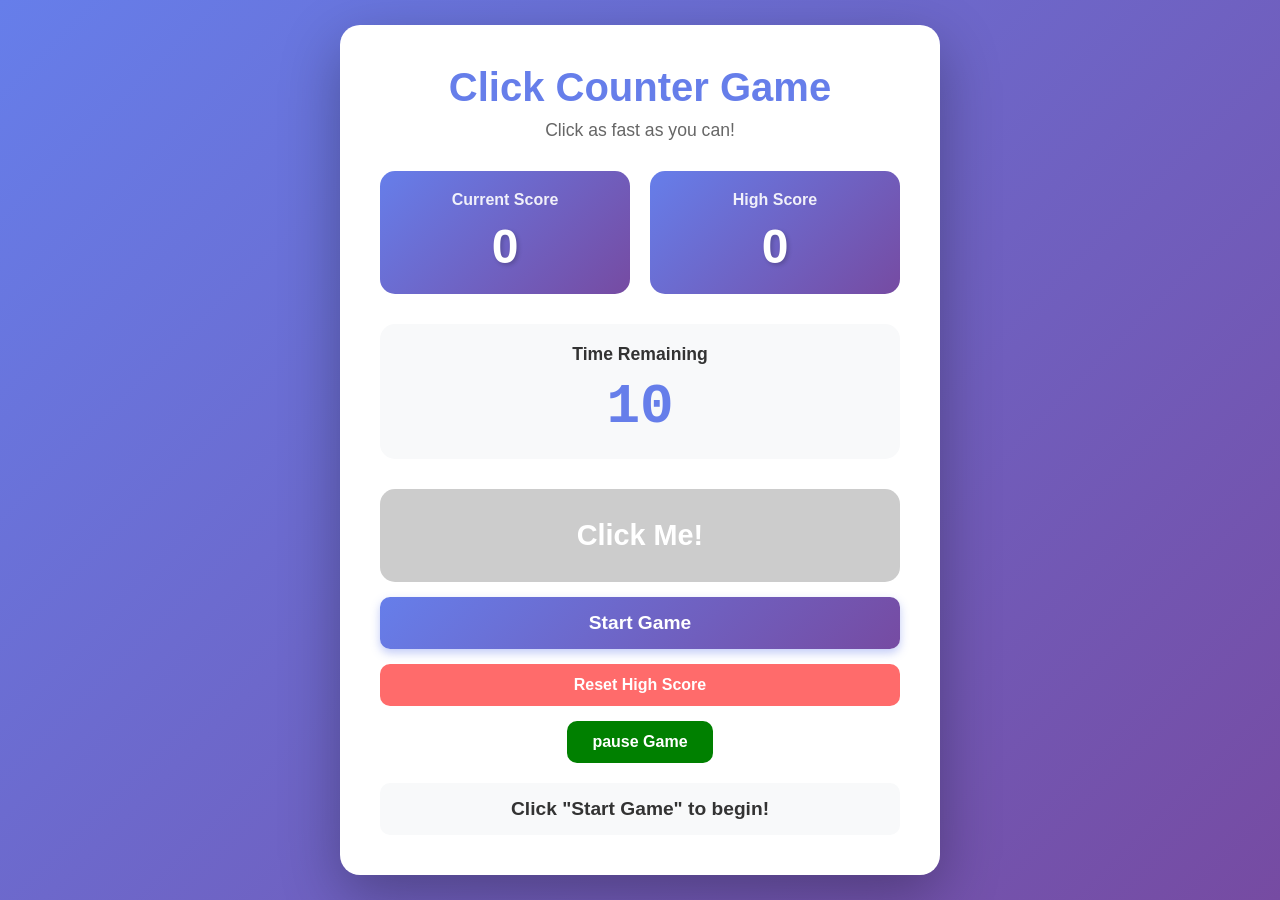
<file: click-counter/index.html>
<!DOCTYPE html>
<html lang="en">

<head>
    <meta charset="UTF-8">
    <meta name="viewport" content="width=device-width, initial-scale=1.0">
    <title>Click Counter Game</title>
    <link rel="stylesheet" href="index.css">
</head>

<body>
    <div class="container">
        <h1>Click Counter Game</h1>
        <p class="subtitle">Click as fast as you can!</p>

        <!-- Score Display Section -->
        <div class="score-section">
            <div class="score-box">
                <h2>Current Score</h2>
                <div id="currentScore" class="score">0</div>
            </div>
            <div class="score-box">
                <h2>High Score</h2>
                <div id="highScore" class="score">0</div>
            </div>
        </div>

        <!-- Timer Display -->
        <div class="timer-section">
            <h2>Time Remaining</h2>
            <div id="timer" class="timer">10</div>
        </div>

        <!-- Game Buttons -->
        <div class="button-section">
            <button id="clickButton" class="click-btn" disabled>
                Click Me!
            </button>
            <button id="startButton" class="start-btn">
                Start Game
            </button>
            <button id="resetButton" class="reset-btn">
                Reset High Score
            </button>

            <div class="hy">
                <!--pause button-->
                <button id="pauseButton" class="pause-btn">
                    pause Game
                </button>

                <!--resume button-->
                <button id="resumeButton" class="resume-btn">
                    Resume
                </button>
            </div>
        </div>

        <!-- Game Status Message -->
        <div id="statusMessage" class="status-message">
            Click "Start Game" to begin!
        </div>

     
       
    </div>

     <video src="https://www.pexels.com/download/video/5948574/" autoplay height="800px" width="100%" id="video_play"></video>
    <!-- <script src="task.js"></script> -->
    <script src="index.js"></script>
</body>

</html>
</file>
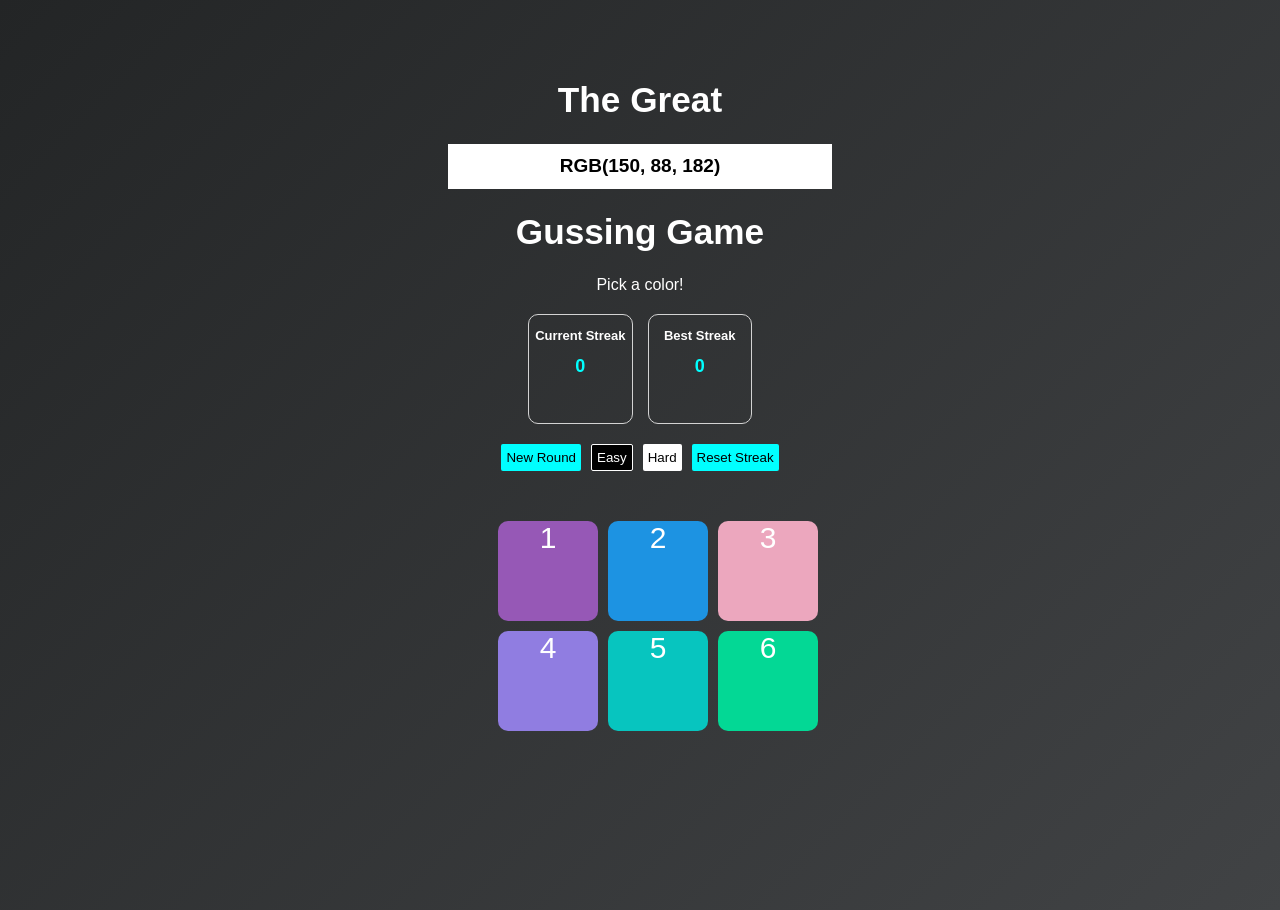
<file: Color Guessing Game/index.html>
<!DOCTYPE html>
<html lang="en">

<head>
    <meta charset="UTF-8">
    <meta name="viewport" content="width=device-width, initial-scale=1.0">
    <title>Document</title>
    <link rel="stylesheet" href="index.css">
</head>

<body>
    <div class="container">
        <!-- header Section -->

        <header>
            <h1 class="hy">The Great</h1>
            <h1 id="colorDisplay" class="color-display">RGB Color Gussing Game</h1>
            <h1 class="by">Gussing Game</h1>
        </header>


        <!-- Message Display -->

        <div id="message" class="message">Pick a Color!</div>

        <!-- Streak Display -->

        <div class="streak-section">
            <div class="streak-box">
                <h3>Current Streak</h3>
                <div class="streak-number" id="currentStreak">0</div>
            </div>
            <div class="streak-box">
                <h3>Best Streak</h3>
                <div id="bestStreak" class="streak-number">0</div>
            </div>

        </div>

        <!-- control Button -->

        <div class="controls">
            <button id="newRoundBtn" class="control-btn">New Round</button>
            <button id="easyBtn" class="mode-btn">Easy</button>
            <button id="hardBtn" class="mode-btn selected">Hard</button>
            <button id="resetStreakBtn" class="control-btn">Reset Streak</button>
        </div>

        <!-- color Box Grid -->
        <div id="colorBoxContainer" class="color-box-container">
            <div class="color-box">1</div>
            <div class="color-box">2</div>
            <div class="color-box">3</div>
            <div class="color-box">4</div>
            <div class="color-box">5</div>
            <div class="color-box">6</div>
        </div>

    </div>

    <!-- <script src="index.js"></script> -->
    <script src="task.js"></script>
</body>

</html>
</file>
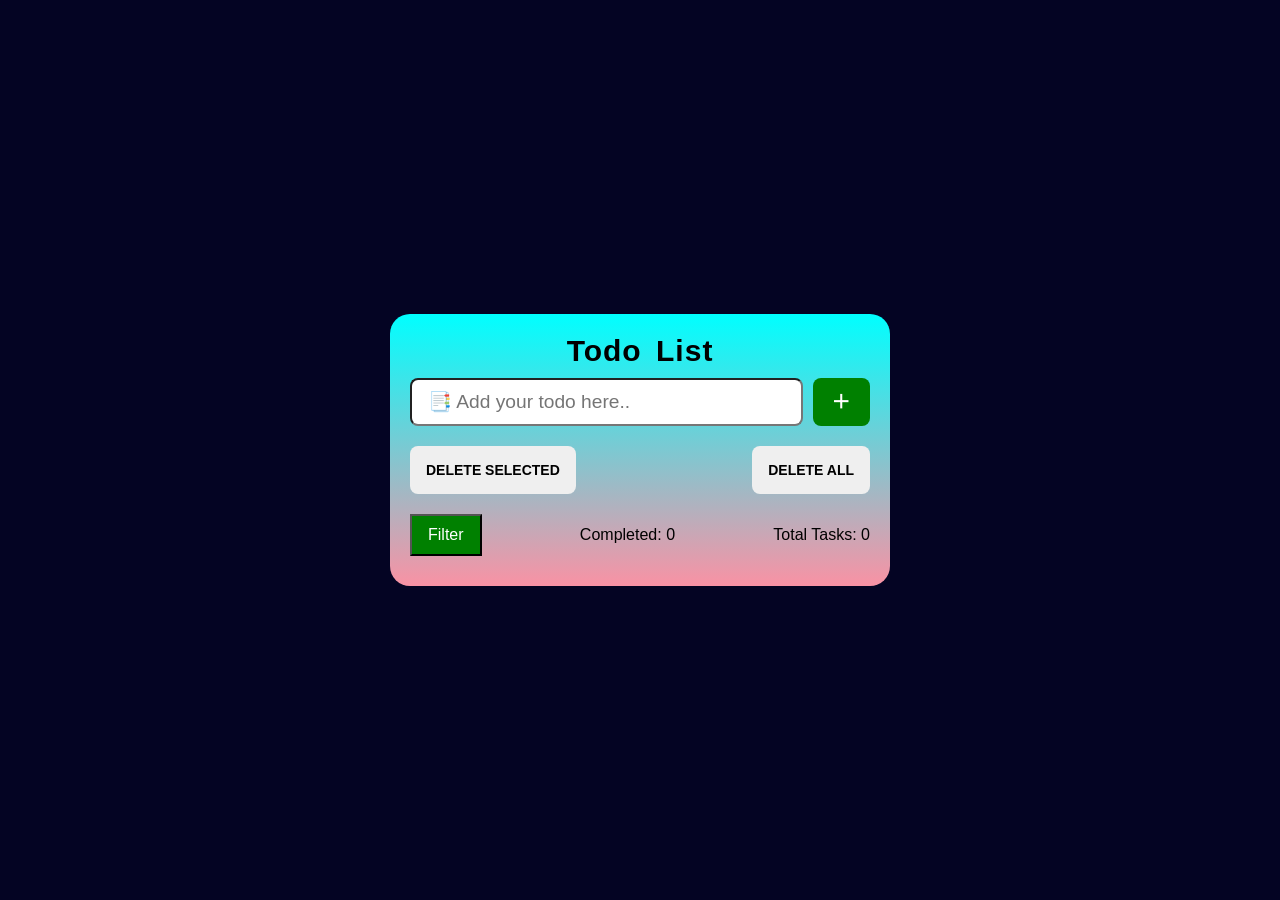
<file: todo-list/index.html>
<!DOCTYPE html>
<html lang="en" data-theme="bumblebee">

<head>
    <meta charset="UTF-8">
    <meta http-equiv="X-UA-Compatible" content="IE=edge">
    <meta name="viewport" content="width=device-width, initial-scale=1.0">
    <!-- css -->
    <link rel="stylesheet" href="style.css">
    <!--Icons-->
    <link href='https://unpkg.com/boxicons@2.1.2/css/boxicons.min.css' rel='stylesheet'>
    <link rel="icon" type="image/x-icon" href="to do.png">

    <title>Todolist</title>
</head>

<body>

    <!-- main todo container -->
    <div class="container">
        <!-- header that has input and add button -->
        <header>
            <h1>Todo List</h1>

            <div class="input-section">
                <input id="todo-input" type="text" placeholder="📑 Add your todo here.."
                    class="input w-full max-w-xs" />
                <button id="add-button" class="btn btn-add ">
                    <i class="bx bx-plus bx-sm"></i>
                </button>
            </div>
        </header>

        <!-- delete buttons -->

        <div class="todos-filter">

            <button id="delete-selected" class="btn btn-ghost delete-selected-btn">
                Delete Selected
            </button>
            <button id="delete-all" class="btn btn-ghost delete-all-btn">
                Delete All
            </button>
        </div>


        <!-- this is the dynamic content which dds ups all the todos -->
        <ul id="all-todos" class="todos-list">

        </ul>


        <!-- dropdown throgh which we can apply filters -->
        <div class="filters">
            <div class="dropdown">
                <button class="dropbtn">Filter</button>
                <div class="dropdown-content">
                    <a href="#" id="all">All</a>
                    <a href="#" id="rem">Pending</a>
                    <a href="#" id="com">Completed</a>
                </div>
            </div>

            <!-- value showing completed task and all -->
            <div class="completed-task">
                <p>Completed: <span id="c-count">0</span></p>
            </div>
            <div class="remaining-task">
                <p>Total Tasks: <span id="r-count">0</span></p>
            </div>
        </div>
    </div>

    <!-- JS -->
    <script src="script.js"></script>

</body>

</html>
</file>
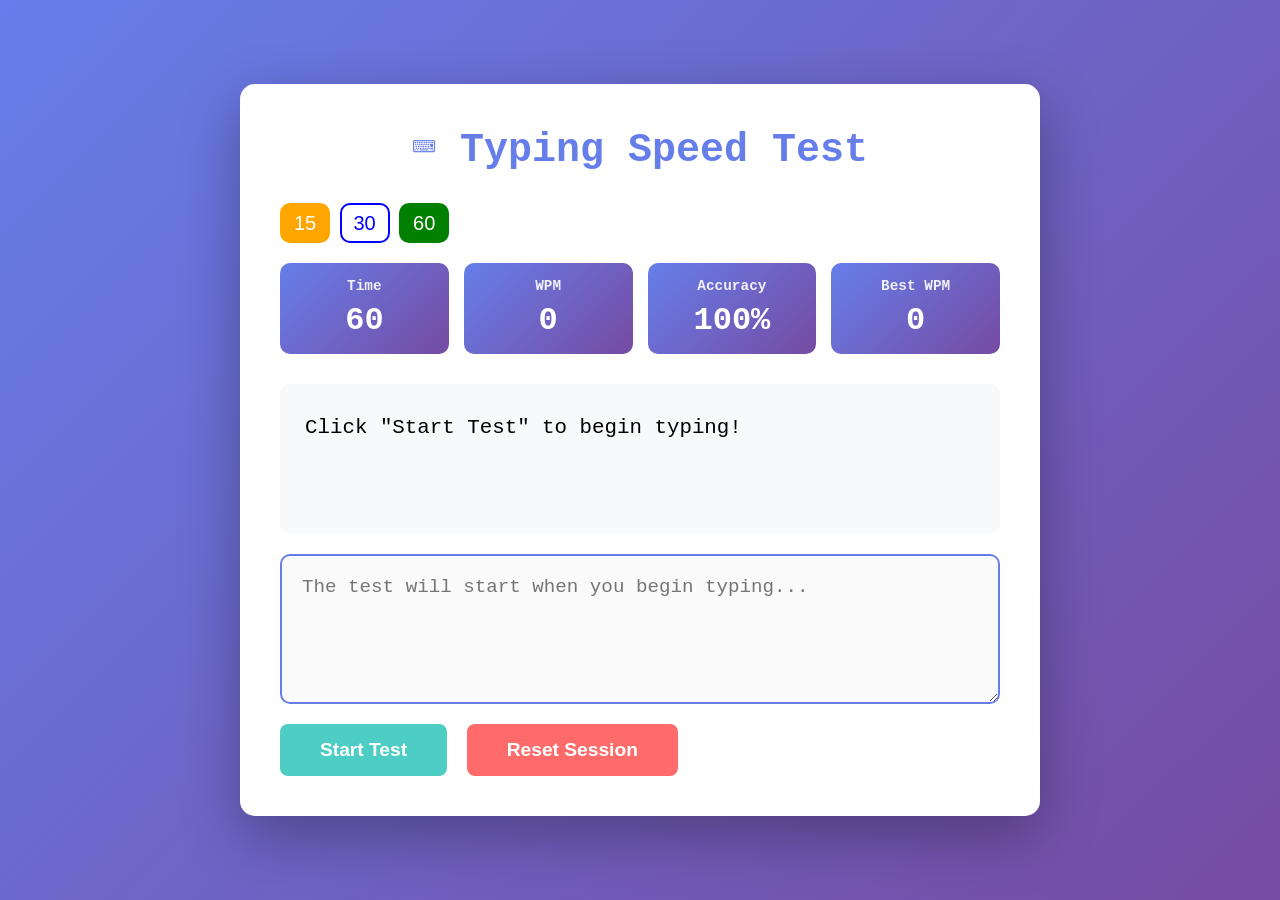
<file: typing-speed-test/index.html>
<!DOCTYPE html>
<html lang="en">
<head>
    <meta charset="UTF-8">
    <meta name="viewport" content="width=device-width, initial-scale=1.0">
    <title>Typing Speed Test</title>
    <link rel="stylesheet" href="style.css">
</head>
<body>
    <div class="container">
        <h1>⌨️ Typing Speed Test</h1>
    

        <div class="three_btn">
            <button class="btn-1">15</button>
            <button class="btn-2">30</button>
            <button class="btn-3">60</button>
        </div>
        <div class="stats-bar">

            <div class="stat-box">
                <h3>Time</h3>
                <div id="timer">60</div>
            </div>
            <div class="stat-box">
                <h3>WPM</h3>
                <div id="wpm">0</div>
            </div>
            <div class="stat-box">
                <h3>Accuracy</h3>
                <div id="accuracy">100%</div>
            </div>
            <div class="stat-box">
                <h3>Best WPM</h3>
                <div id="bestWPM">0</div>
            </div>
        </div>
        
        <div class="text-display" id="textDisplay">
            Click "Start Test" to begin typing!
        </div>
        
        <textarea 
            id="typingArea" 
            placeholder="The test will start when you begin typing..."
            disabled
        ></textarea>
        
        <button id="startBtn" class="start-btn">Start Test</button>
        <button id="resetBtn" class="reset-btn">Reset Session</button>
    </div>
    
    <script src="script.js"></script>
</body>
</html>
</file>
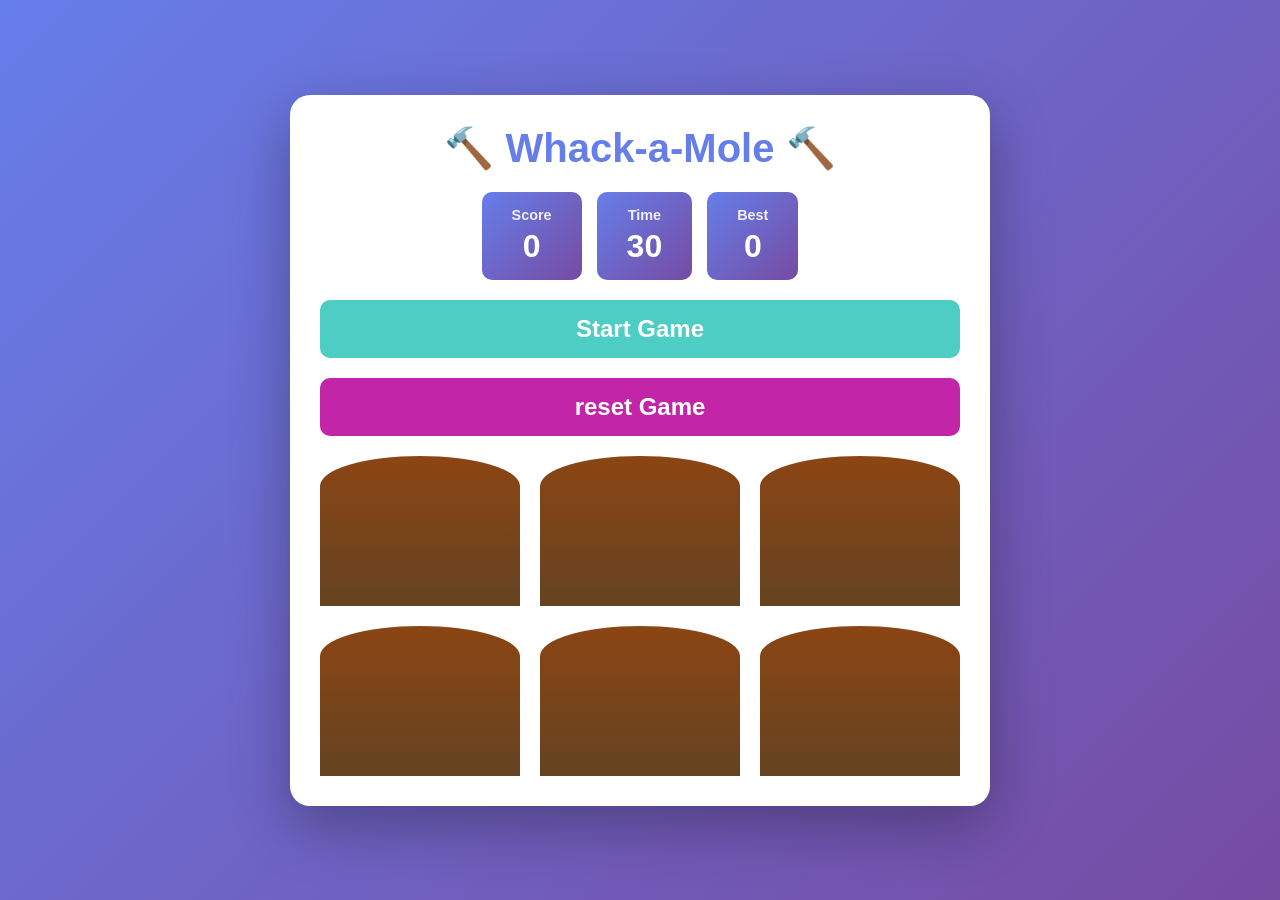
<file: whack-a-mole/index.html>
<!DOCTYPE html>
<html lang="en">

<head>
    <meta charset="UTF-8">
    <meta name="viewport" content="width=device-width, initial-scale=1.0">
    <title>Whack-a-Mole Game</title>
    <link rel="stylesheet" href="style.css">
</head>

<body>
    <div class="container">
        <h1>🔨 Whack-a-Mole 🔨</h1>

        <div class="scoreboard">
            <div class="score-box">
                <h3>Score</h3>
                <div id="score">0</div>
            </div>
            <div class="score-box">
                <h3>Time</h3>
                <div id="timeLeft">30</div>
            </div>
            <div class="score-box">
                <h3>Best</h3>
                <div id="maxScore">0</div>
            </div>
        </div>

        <button id="startBtn" class="start-btn">Start Game</button>
        <button id="resetBtn" class="reset-btn">reset Game</button>

        <div class="game-board">
            <div class="hole" id="hole1">
                <div class="mole"></div>
            </div>
            <div class="hole" id="hole2">
                <div class="mole"></div>
            </div>
            <div class="hole" id="hole3">
                <div class="mole"></div>
            </div>
            <div class="hole" id="hole4">
                <div class="mole"></div>
            </div>
            <div class="hole" id="hole5">
                <div class="mole"></div>
            </div>
            <div class="hole" id="hole6">
                <div class="mole"></div>
            </div>
        </div>
    </div>

    <script src="index.js"></script>
</body>

</html>
</file>
<file: click-counter/index.css>
* {
    margin: 0;
    padding: 0;
    box-sizing: border-box;
}

body {
    font-family: 'Segoe UI', Tahoma, Geneva, Verdana, sans-serif;
    background: linear-gradient(135deg, #667eea 0%, #764ba2 100%);
    min-height: 100vh;
    display: flex;
    justify-content: center;
    align-items: center;
    padding: 20px;
    z-index: -2;
  
}

/* Main Container */
.container {
    background: white;
    border-radius: 20px;
    padding: 40px;
    box-shadow: 0 20px 60px rgba(0, 0, 0, 0.3);
    max-width: 600px;
    height: 850px;
    width: 100%;
    text-align: center;
  
}

video{
    position: absolute;
    z-index: -1;
    display: none;
}

/* Title Styles */
h1 {
    color: #667eea;
    font-size: 2.5em;
    margin-bottom: 10px;
}

.subtitle {
    color: #666;
    font-size: 1.1em;
    margin-bottom: 30px;
}

/* Score Section */
.score-section {
    display: flex;
    gap: 20px;
    margin-bottom: 30px;
}

.score-box {
    flex: 1;
    background: linear-gradient(135deg, #667eea 0%, #764ba2 100%);
    border-radius: 15px;
    padding: 20px;
    color: white;
}

.score-box h2 {
    font-size: 1em;
    margin-bottom: 10px;
    opacity: 0.9;
}

.score {
    font-size: 3em;
    font-weight: bold;
    text-shadow: 2px 2px 4px rgba(0, 0, 0, 0.2);
}

/* Timer Section */
.timer-section {
    background: #f8f9fa;
    border-radius: 15px;
    padding: 20px;
    margin-bottom: 30px;
}

.timer-section h2 {
    color: #333;
    font-size: 1.1em;
    margin-bottom: 10px;
}

.timer {
    font-size: 3.5em;
    font-weight: bold;
    color: #667eea;
    font-family: 'Courier New', monospace;
}

/* Button Section */
.button-section {
    display: flex;
    flex-direction: column;
    gap: 15px;
    margin-bottom: 20px;
}

/* Click Button */
.click-btn {
    background: linear-gradient(135deg, #f093fb 0%, #f5576c 100%);
    color: white;
    border: none;
    border-radius: 15px;
    padding: 30px;
    font-size: 1.8em;
    font-weight: bold;
    cursor: pointer;
    transition: all 0.3s ease;
    box-shadow: 0 5px 15px rgba(245, 87, 108, 0.4);
}

.click-btn:hover:not(:disabled) {
    transform: translateY(-3px);
    box-shadow: 0 8px 20px rgba(245, 87, 108, 0.6);
}

.click-btn:active:not(:disabled) {
    transform: translateY(0);
    box-shadow: 0 3px 10px rgba(245, 87, 108, 0.4);
}

.click-btn:disabled {
    background: #ccc;
    cursor: not-allowed;
    box-shadow: none;
}

/* Start Button */
.start-btn {
    background: linear-gradient(135deg, #667eea 0%, #764ba2 100%);
    color: white;
    border: none;
    border-radius: 10px;
    padding: 15px 30px;
    font-size: 1.2em;
    font-weight: bold;
    cursor: pointer;
    transition: all 0.3s ease;
    box-shadow: 0 4px 10px rgba(102, 126, 234, 0.4);
}

.start-btn:hover {
    transform: translateY(-2px);
    box-shadow: 0 6px 15px rgba(102, 126, 234, 0.6);
}

.start-btn:active {
    transform: translateY(0);
}

/* Reset Button */
.reset-btn {
    background: #ff6b6b;
    color: white;
    border: none;
    border-radius: 10px;
    padding: 12px 25px;
    font-size: 1em;
    font-weight: bold;
    cursor: pointer;
    transition: all 0.3s ease;
}

.reset-btn:hover {
    background: #ee5a5a;
    transform: translateY(-2px);
}

/* Status Message */
.status-message {
    font-size: 1.2em;
    font-weight: bold;
    padding: 15px;
    border-radius: 10px;
    background: #f8f9fa;
    color: #333;
}


.pause-btn{
    background: green;
    color: white;
    border: none;
    border-radius: 10px;
    padding: 12px 25px;
    font-size: 1em;
    font-weight: bold;
    cursor: pointer;
    transition: all 0.3s ease;

}

#resumeButton {
  display: none;
}


.resume-btn{
    background: rgb(11, 69, 74);
    color: white;
    border: none;
    border-radius: 10px;
    padding: 12px 25px;
    font-size: 1em;
    font-weight: bold;
    cursor: pointer;
    transition: all 0.3s ease;

}

/* Responsive Design */
@media (max-width: 600px) {
    .container {
        padding: 25px;
    }
    
    h1 {
        font-size: 2em;
    }
    
    .score {
        font-size: 2.5em;
    }
    
    .timer {
        font-size: 3em;
    }
    
    .click-btn {
        padding: 25px;
        font-size: 1.5em;
    }
}
</file>
<file: Color Guessing Game/index.css>
body{
    margin: 0;
    padding: 0;
    font-family: sans-serif;
    background: linear-gradient(135deg, #232526 0%, #414345 100%);
    
}

.container{
    
    height: 90vh;
    width: 30vw;
    margin: 20px auto;
    margin-top: 80px;
}

header {
    font-size: 1.1rem;
    text-align: center;
}
.hy{
    color: white;
}

.by{
    color: white;
}


.color-display{

    height: 5vh;
    width: 100%;
    background-color: white;
    color: black;
    display: flex;
    align-items: center;
    justify-content: center;
    font-size: 19px;
}


.message{
   
    color: white;
    text-align: center;
}

.streak-section{
    display: flex;
    gap: 15px;
    justify-content: center;
}
.streak-box{
    height: 12vh;
    width: 8vw;
    border: 1px solid lightgrey;
    border-radius: 10px;
    margin-top: 20px;
    color: white;
    text-align: center;
}

.streak-box h3{
    font-size: small;
}

.streak-box div{
    font-size: large;
    font-weight: 900;
    color: aqua;
    
}
.controls{
    display: flex;
    justify-content: center;
    margin-top: 20px;
    gap: 10px;
    
}

.control-btn{
    background-color: aqua;
    border: none;
    border-radius: 2px;
    padding: 5px;
}

#easyBtn{
    background-color: black;
    color: white;
    border: 1px solid white;
    border-radius: 2px;
    padding: 5px;
}

.mode-btn{
    background-color: white;
    color: black;
    border: none;
    border-radius: 2px;
    padding: 5px;
}
.color-box-container{
    display: grid;
    grid-template-columns: repeat(3,1fr);
    gap: 10px;
    margin: 50px;
    
   
}
.color-box{
    height: 100px;
    width: 100px;
    background-color: white;
    border-radius: 10px;
    text-align: center;
    color: white;
    font-size: 30px;
}

.color-box:hover{
    transform: scale(1.1);
    
}

.shake{
    animation: shake 0.3s ease;
    
}
</file>
<file: todo-list/style.css>
@import url('https://fonts.googleapis.com/css2?family=Poppins:wght@200;300;400;500;600;800;900&display=swap');

/* for whole documents */
* {
    margin: 0;
    padding: 0;
    box-sizing: border-box;
    font-family:'Franklin Gothic Medium', 'Arial Narrow', Arial, sans-serif;
}

/* for hide scroll bar */
::-webkit-scrollbar {
    display: none;
}

body{
    position: relative;
    height: 100vh;
    display: flex;
    justify-content: center;
    align-items: center;
    background-color: rgb(4, 4, 35);
}



.container {
    display: flex;
    align-items: center;
    justify-content: center;
    flex-direction: column;
    margin: 0 400px;
    min-width: 500px;
    max-width: 1000px;
    background-image: linear-gradient(aqua, rgb(249, 146, 164));
    border-radius: 20px;
    padding: 20px;
}
/* header */

.container header {
    display: flex;
    justify-content: center;
    align-items: center;
    flex-direction: column;
    width: 100%;
    margin-bottom: 20px;
}

header h1 {
    font-size: 30px;
    font-weight: bolder;
    margin-bottom: 10px;
    letter-spacing: 1px;
    word-spacing: 5px;
}


/* input-section */

header .input-section {
    width: 100%;
    display: flex;
    flex-direction: row;
    justify-content: space-between;
    align-items: center;
    width: 100%;
    height: 100%;
}

.input-section input {
    margin-right: 10px;
    max-width: 100%;
}
.max-w-xs {
    max-width: 20rem;
}
.w-full {
    width: 100%;
}

.input {
    border-radius: 0.5rem;
    height: 3rem;
    border-width: 2px black solid;
    flex-shrink: 1;
    padding: 0rem 1rem;
    font-size: 1.2rem;
    line-height: 2;
}

/* todofilters */

.todos-filter, .filters {
    display: flex;
    justify-content: space-between;
    align-items: center;
    width: 100%;
    height: 100%;
    margin-bottom: 10px;
}
.filters {
  margin-top: 10px;
}


.todos-list {
    display: flex;
    flex-direction: column;
    justify-content: space-between;
    align-items: center;
    min-height: 100%;
    max-height: 54vh;
    overflow-y: scroll;
    width: 100%;
}

.todos-list .todo-item{
    display: flex;
    flex-direction: row;
    justify-content: space-between;
    align-items: center;
    padding: 10px;
    width: 100%;
}

.todo-item{
      background-color: wheat;
      border-radius: 12px;
      margin-bottom: 5px;
}

.todo-item p{
    margin-right: 10px;
    font-size: 1.4rem;
}

.todo-item .todo-actions {
    display: flex;
    flex-direction: row;
    align-items: center;
    justify-content: end;
    width: 100%;
    height: 100%;
}

.todo-actions button:not(:last-child){
    margin-right: 10px;
}

.di, .ci{
    pointer-events: none;
}


.line{
    text-decoration: line-through;
}


/*buttons styling*/
.btn{
    cursor: pointer;
    user-select: none;
    border: none;
    outline: none;
    text-align: center;
    border-radius: 0.5rem;
    height: 3rem;
    min-height: 3rem;
    text-transform: uppercase;
    border-width:1px;
    animation: button-pop var(--animation-btn,.25s)ease-in-out;
    flex-wrap: wrap;
    flex-shrink: 0;
    justify-content: center;
    align-items: center;
    padding-left: 1rem;
    padding-right: 1rem;
    font-size: .875rem;
    font-weight: 600;
    line-height: 1em;
    text-decoration-line: none;
    transition: .2s all cubic-bezier(.4,0,.2,1);
    display: inline-flex;
}

.btn:hover{
    background-color: rgb(108, 109, 110);
    color: white;
}


.btn-add{
    background-color: green;
    color: white
}
.btn-add:hover{
    background-color: white;
    color:rgb(255, 221, 0);
}

.btn-success{
    opacity: 1;
    background-color:rgb(50, 177, 50);
    color: white
}

.btn-success:hover{
    background-color: white;
    color:rgb(50, 177, 50);
}

.btn-error{
    opacity: 1;
    background-color:rgb(246, 77, 4);
    color: white
}
.btn-error:hover{
    background-color: white;
    color:rgb(246, 77, 4);
}
/*
dropdown*/
.dropbtn {
    background-color: green;
    color: white;
    padding: 10px 16px;
    font-size:medium;
.dropbtn {
    background-color: green;
    color: white;
    padding: 10px 16px;
    font-size: 16px;
    border: none;
    cursor: pointer;
    border-radius: 5px;
  }
}
  
  .dropdown {
    position: relative;
    display: inline-block;
  }
  
  .dropdown-content {
    display: none;
    position: absolute;
    background-color: #f9f9f9;
    min-width: 160px;
    box-shadow: 0px 8px 16px 0px rgba(0,0,0,0.2);
    z-index: 1;
  }
  
  .dropdown-content a {
    color: black;
    padding: 12px 16px;
    text-decoration: none;
    display: block;
  }
  
  .dropdown-content a:hover {background-color: #f1f1f1}
  
  .dropdown:hover .dropdown-content {
    display: block;
  }
  
  .dropdown:hover .dropbtn {
    background-color: white;
    color: yellowgreen;
  }



/* Responsive */
@media only screen and (max-width: 530px) {
    .container {
        margin: 0 20px;
        max-width: 96%;
        min-width: 96%;
    }
}
</file>
<file: typing-speed-test/style.css>
* {
    margin: 0;
    padding: 0;
    box-sizing: border-box;
}

body {
    font-family: 'Courier New', monospace;
    background: linear-gradient(135deg, #667eea 0%, #764ba2 100%);
    min-height: 100vh;
    display: flex;
    justify-content: center;
    align-items: center;
    padding: 20px;
}

.container {
    background: white;
    border-radius: 15px;
    padding: 40px;
    max-width: 800px;
    width: 100%;
    box-shadow: 0 20px 60px rgba(0, 0, 0, 0.3);
}

h1 {
    text-align: center;
    color: #667eea;
    margin-bottom: 30px;
    font-size: 2.5em;
}

.stats-bar {
    display: grid;
    grid-template-columns: repeat(4, 1fr);
    gap: 15px;
    margin-bottom: 30px;
}

.stat-box {
    background: linear-gradient(135deg, #667eea 0%, #764ba2 100%);
    color: white;
    padding: 15px;
    border-radius: 10px;
    text-align: center;
}

.stat-box h3 {
    font-size: 0.9em;
    margin-bottom: 8px;
    opacity: 0.9;
}

.three_btn {
    margin-bottom: 20px;

}

.btn-1 {
    height: 40px;
    width: 50px;
    font-family: sans-serif;
    font-size: 20px;
    background-color: orange;
    color: white;
    border-radius: 10px;
    border: none;
}

.btn-2 {
    height: 40px;
    width: 50px;
    font-family: sans-serif;
    font-size: 20px;
    background-color: white;
    color: blue;
    border-radius: 10px;
    border:2px solid blue;
}

.btn-3 {
    height: 40px;
    width: 50px;
    font-family: sans-serif;
    font-size: 20px;
    background-color: green;
    color: white;
    border-radius: 10px;
    border: none;

}

.stat-box div {
    font-size: 2em;
    font-weight: bold;
}

.text-display {
    background: #f8f9fa;
    padding: 25px;
    border-radius: 10px;
    font-size: 1.3em;
    line-height: 1.8;
    margin-bottom: 20px;
    min-height: 150px;
}

.text-display .correct {
    color: green;
}

.text-display .incorrect {
    color: red;
    background: #ffcccc;
}

.text-display .current {
    background: #667eea;
    color: white;
}

#typingArea {
    width: 100%;
    padding: 20px;
    font-size: 1.2em;
    border: 2px solid #667eea;
    border-radius: 10px;
    resize: vertical;
    min-height: 150px;
    font-family: 'Courier New', monospace;
    margin-bottom: 15px;
}

#typingArea:focus {
    outline: none;
    border-color: #764ba2;
    box-shadow: 0 0 10px rgba(102, 126, 234, 0.3);
}

.start-btn,
.reset-btn {
    padding: 15px 40px;
    font-size: 1.2em;
    font-weight: bold;
    border: none;
    border-radius: 8px;
    cursor: pointer;
    transition: all 0.3s;
    margin-right: 10px;
}

.start-btn {
    background: #4ECDC4;
    color: white;
}

.start-btn:hover {
    background: #45b8b0;
    transform: translateY(-2px);
}

.start-btn:disabled {
    background: #ccc;
    cursor: not-allowed;
}

.reset-btn {
    background: #ff6b6b;
    color: white;
}

.reset-btn:hover {
    background: #ee5a5a;
}

@media (max-width: 768px) {
    .stats-bar {
        grid-template-columns: repeat(2, 1fr);
    }

    h1 {
        font-size: 2em;
    }
}
</file>
<file: whack-a-mole/style.css>
* {
    margin: 0;
    padding: 0;
    box-sizing: border-box;
}

body {
    font-family: 'Arial', sans-serif;
    background: linear-gradient(135deg, #667eea 0%, #764ba2 100%);
    min-height: 100vh;
    display: flex;
    justify-content: center;
    align-items: center;
    padding: 20px;
}

.container {
    background: white;
    border-radius: 20px;
    padding: 30px;
    box-shadow: 0 20px 60px rgba(0, 0, 0, 0.3);
    max-width: 700px;
    width: 100%;
}

h1 {
    text-align: center;
    color: #667eea;
    font-size: 2.5em;
    margin-bottom: 20px;
}

.scoreboard {
    display: flex;
    gap: 15px;
    justify-content: center;
    margin-bottom: 20px;
}

.score-box {
    background: linear-gradient(135deg, #667eea 0%, #764ba2 100%);
    color: white;
    padding: 15px 30px;
    border-radius: 10px;
    text-align: center;
}

.score-box h3 {
    font-size: 0.9em;
    margin-bottom: 5px;
    opacity: 0.9;
}

.score-box div {
    font-size: 2em;
    font-weight: bold;
}

.start-btn {
    display: block;
    width: 100%;
    padding: 15px;
    font-size: 1.5em;
    font-weight: bold;
    background: #4ECDC4;
    color: white;
    border: none;
    border-radius: 10px;
    cursor: pointer;
    margin-bottom: 20px;
    transition: all 0.3s;
}

.start-btn:hover {
    background: #45b8b0;
    transform: translateY(-2px);
}

.start-btn:disabled {
    background: #ccc;
    cursor: not-allowed;
}



.reset-btn {
    display: block;
    width: 100%;
    padding: 15px;
    font-size: 1.5em;
    font-weight: bold;
    background: #c325a9;
    color: white;
    border: none;
    border-radius: 10px;
    cursor: pointer;
    margin-bottom: 20px;
    transition: all 0.3s;
}

.reset-btn:hover {
    background: #2cb774;
    transform: translateY(-2px);
}

.reset-btn:disabled {
    background: #ccc;
    cursor: not-allowed;
}


.game-board {
    display: grid;
    grid-template-columns: repeat(3, 1fr);
    gap: 20px;
}

.hole {
    width: 100%;
    height: 150px;
    background: linear-gradient(to bottom, #8B4513 0%, #654321 100%);
    border-radius: 50% 50% 0 0 / 20% 20% 0 0;
    position: relative;
    overflow: hidden;
    cursor: pointer;
}

.mole {
    width: 80%;
    height: 80%;
    background: #8B4513;
    border-radius: 50%;
    position: absolute;
    bottom: -100%;
    left: 50%;
    transform: translateX(-50%);
    transition: bottom 0.2s;
}

.mole::before {
    content: '🐹';
    font-size: 3em;
    position: absolute;
    top: 50%;
    left: 50%;
    transform: translate(-50%, -50%);
}

.mole.up {
    bottom: 20%;
}

.mole.bonked {
    bottom: -100%;
}

@media (max-width: 600px) {
    .game-board {
        grid-template-columns: repeat(2, 1fr);
    }
    
    .hole {
        height: 120px;
    }
}
</file>
